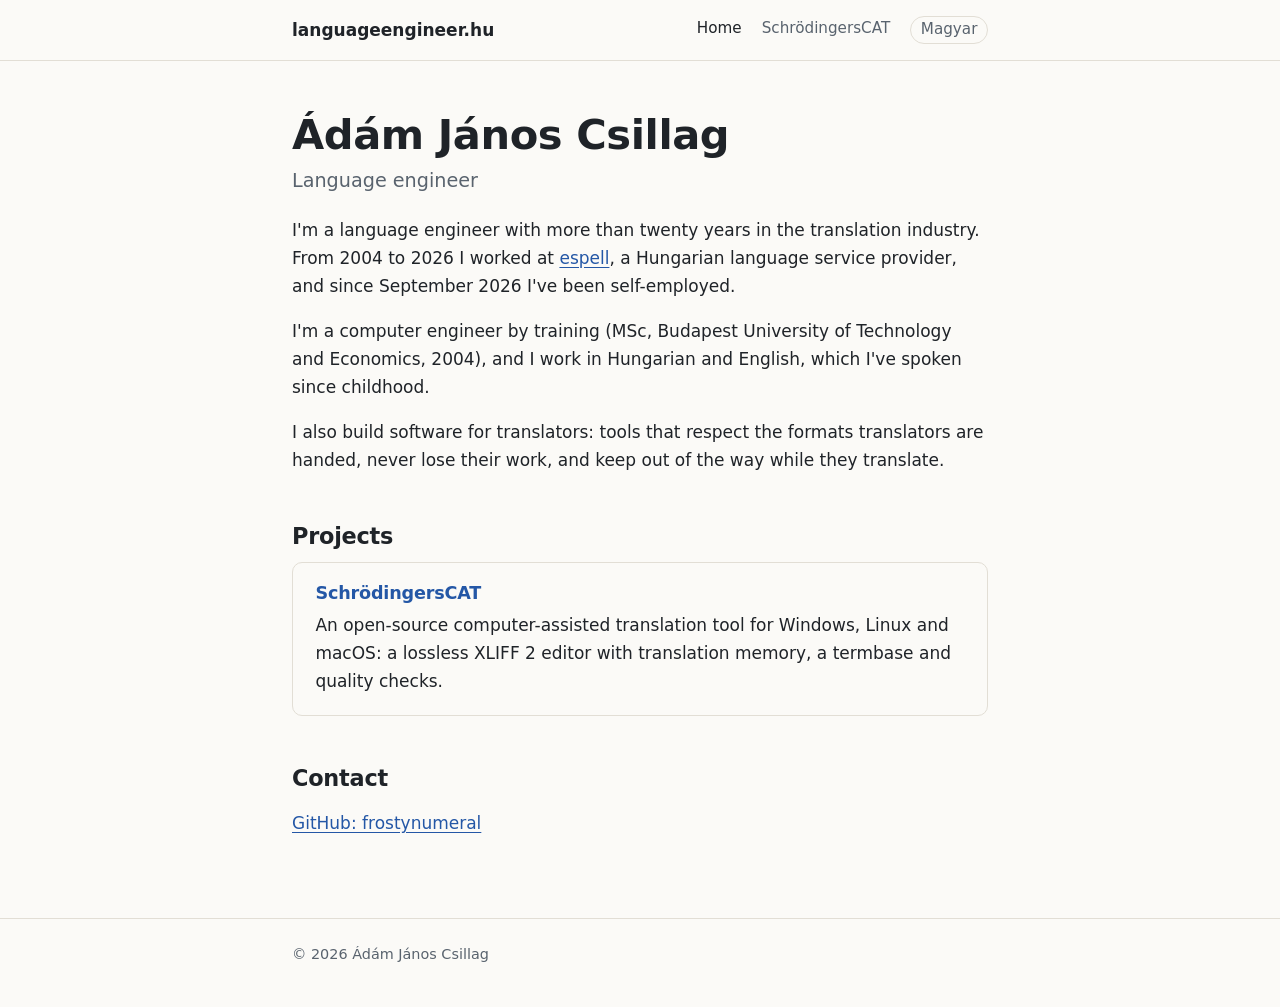
<file: index.html>
<!doctype html>
<html lang="en">
<head>
    <meta charset="utf-8">
    <meta name="viewport" content="width=device-width, initial-scale=1">
    <title>Ádám János Csillag · Language engineer</title>
    <meta name="description" content="Ádám János Csillag, language engineer. Tools for translators, including SchrödingersCAT, an open-source CAT tool.">
    <meta property="og:type" content="website">
    <meta property="og:title" content="Ádám János Csillag · Language engineer">
    <meta property="og:description" content="Ádám János Csillag, language engineer. Tools for translators, including SchrödingersCAT, an open-source CAT tool.">
    <meta property="og:url" content="https://languageengineer.hu/">
    <meta property="og:locale" content="en_GB">
    <link rel="canonical" href="https://languageengineer.hu/">
    <link rel="alternate" hreflang="en" href="https://languageengineer.hu/">
    <link rel="alternate" hreflang="hu" href="https://languageengineer.hu/hu/">
    <link rel="alternate" hreflang="x-default" href="https://languageengineer.hu/">
    <link rel="icon" href="/assets/favicon.svg" type="image/svg+xml">
    <link rel="apple-touch-icon" href="/assets/apple-touch-icon.png">
    <link rel="stylesheet" href="/assets/style.css">
</head>
<body>
    <a class="skip" href="#main">Skip to content</a>
    <header class="site-header">
        <div class="wrap">
            <a class="brand" href="/">languageengineer.hu</a>
            <nav aria-label="Main">
                <a href="/" aria-current="page">Home</a>
                <a href="/schrodingerscat/">SchrödingersCAT</a>
                <a class="lang" href="/hu/" hreflang="hu" lang="hu">Magyar</a>
            </nav>
        </div>
    </header>

    <main id="main">
        <div class="wrap">
            <h1>Ádám János Csillag</h1>
            <p class="lead">Language engineer</p>

            <p>
                I'm a language engineer with more than twenty years in the translation industry. From 2004 to 2026 I
                worked at <a href="https://espell.com">espell</a>, a Hungarian language service provider, and since
                September 2026 I've been self-employed.
            </p>
            <p>
                I'm a computer engineer by training (MSc, Budapest University of Technology and Economics, 2004), and
                I work in Hungarian and English, which I've spoken since childhood.
            </p>
            <p>
                I also build software for translators: tools that respect the formats translators are handed, never
                lose their work, and keep out of the way while they translate.
            </p>

            <h2>Projects</h2>
            <div class="card">
                <h3><a href="/schrodingerscat/">SchrödingersCAT</a></h3>
                <p>
                    An open-source computer-assisted translation tool for Windows, Linux and macOS: a lossless
                    XLIFF&nbsp;2 editor with translation memory, a termbase and quality checks.
                </p>
            </div>

            <h2>Contact</h2>
            <!-- TODO(Ádám): add an e-mail address or other contact details if you want them public. -->
            <p>
                <a href="https://github.com/frostynumeral">GitHub: frostynumeral</a>
            </p>
        </div>
    </main>

    <footer class="site-footer">
        <div class="wrap">© 2026 Ádám János Csillag</div>
    </footer>
</body>
</html>
</file>
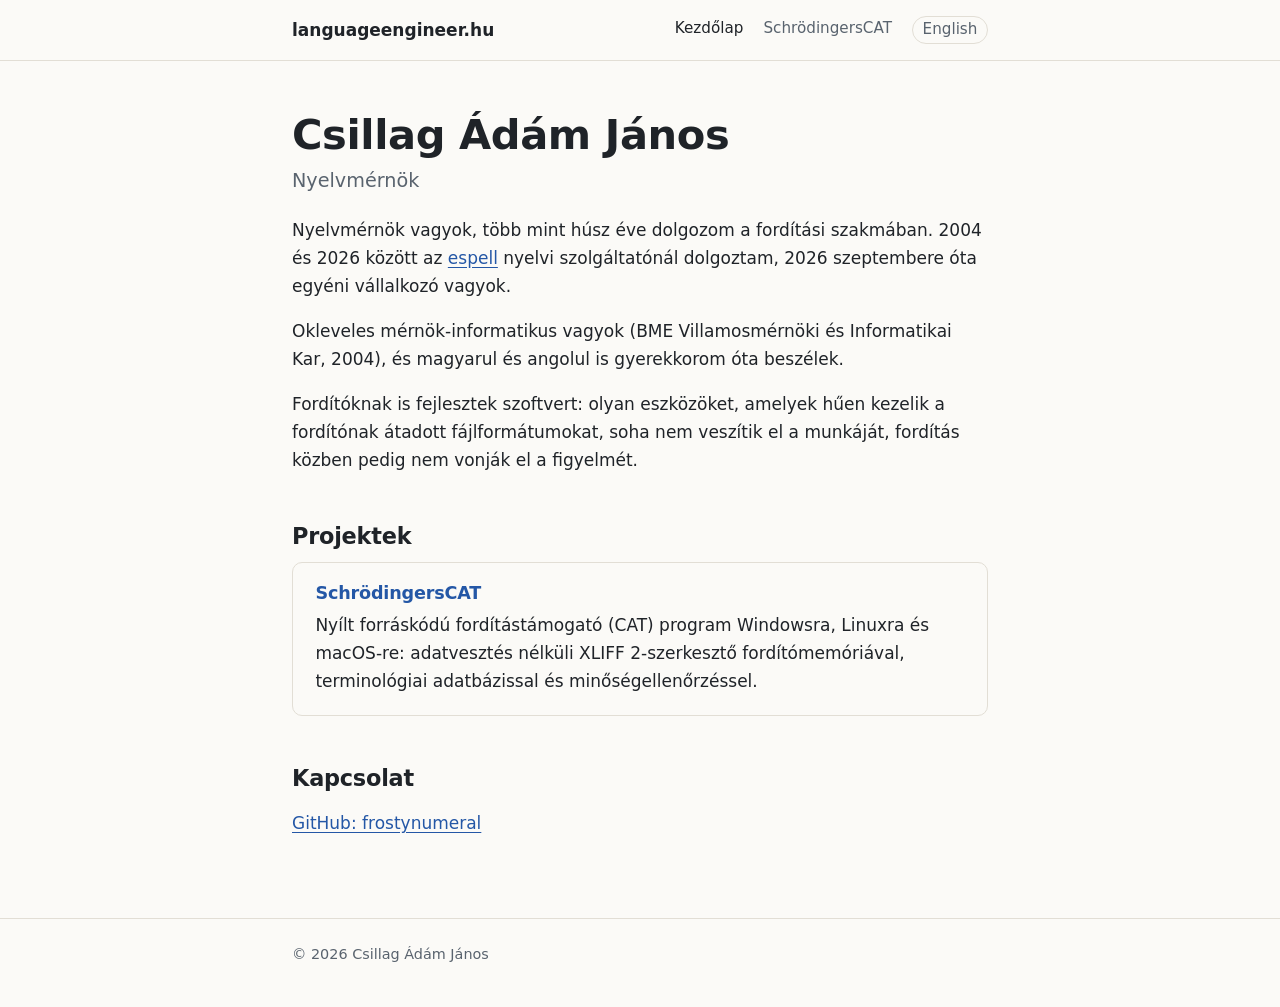
<file: hu/index.html>
<!doctype html>
<html lang="hu">
<head>
    <meta charset="utf-8">
    <meta name="viewport" content="width=device-width, initial-scale=1">
    <title>Csillag Ádám János · Nyelvmérnök</title>
    <meta name="description" content="Csillag Ádám János nyelvmérnök. Fordítást segítő eszközök, köztük a nyílt forráskódú SchrödingersCAT fordítástámogató program.">
    <meta property="og:type" content="website">
    <meta property="og:title" content="Csillag Ádám János · Nyelvmérnök">
    <meta property="og:description" content="Csillag Ádám János nyelvmérnök. Fordítást segítő eszközök, köztük a nyílt forráskódú SchrödingersCAT fordítástámogató program.">
    <meta property="og:url" content="https://languageengineer.hu/hu/">
    <meta property="og:locale" content="hu_HU">
    <link rel="canonical" href="https://languageengineer.hu/hu/">
    <link rel="alternate" hreflang="en" href="https://languageengineer.hu/">
    <link rel="alternate" hreflang="hu" href="https://languageengineer.hu/hu/">
    <link rel="alternate" hreflang="x-default" href="https://languageengineer.hu/">
    <link rel="icon" href="/assets/favicon.svg" type="image/svg+xml">
    <link rel="apple-touch-icon" href="/assets/apple-touch-icon.png">
    <link rel="stylesheet" href="/assets/style.css">
</head>
<body>
    <a class="skip" href="#main">Ugrás a tartalomra</a>
    <header class="site-header">
        <div class="wrap">
            <a class="brand" href="/hu/">languageengineer.hu</a>
            <nav aria-label="Fő navigáció">
                <a href="/hu/" aria-current="page">Kezdőlap</a>
                <a href="/hu/schrodingerscat/">SchrödingersCAT</a>
                <a class="lang" href="/" hreflang="en" lang="en">English</a>
            </nav>
        </div>
    </header>

    <main id="main">
        <div class="wrap">
            <h1>Csillag Ádám János</h1>
            <p class="lead">Nyelvmérnök</p>

            <p>
                Nyelvmérnök vagyok, több mint húsz éve dolgozom a fordítási szakmában. 2004 és 2026 között az
                <a href="https://espell.com">espell</a> nyelvi szolgáltatónál dolgoztam, 2026 szeptembere óta egyéni
                vállalkozó vagyok.
            </p>
            <p>
                Okleveles mérnök-informatikus vagyok (BME Villamosmérnöki és Informatikai Kar, 2004), és magyarul és
                angolul is gyerekkorom óta beszélek.
            </p>
            <p>
                Fordítóknak is fejlesztek szoftvert: olyan eszközöket, amelyek hűen kezelik a fordítónak átadott
                fájlformátumokat, soha nem veszítik el a munkáját, fordítás közben pedig nem vonják el a figyelmét.
            </p>

            <h2>Projektek</h2>
            <div class="card">
                <h3><a href="/hu/schrodingerscat/">SchrödingersCAT</a></h3>
                <p>
                    Nyílt forráskódú fordítástámogató (CAT) program Windowsra, Linuxra és macOS-re: adatvesztés
                    nélküli XLIFF&nbsp;2-szerkesztő fordítómemóriával, terminológiai adatbázissal és
                    minőségellenőrzéssel.
                </p>
            </div>

            <h2>Kapcsolat</h2>
            <!-- TODO(Ádám): e-mail-cím vagy más elérhetőség, ha nyilvános lehet. -->
            <p>
                <a href="https://github.com/frostynumeral">GitHub: frostynumeral</a>
            </p>
        </div>
    </main>

    <footer class="site-footer">
        <div class="wrap">© 2026 Csillag Ádám János</div>
    </footer>
</body>
</html>
</file>
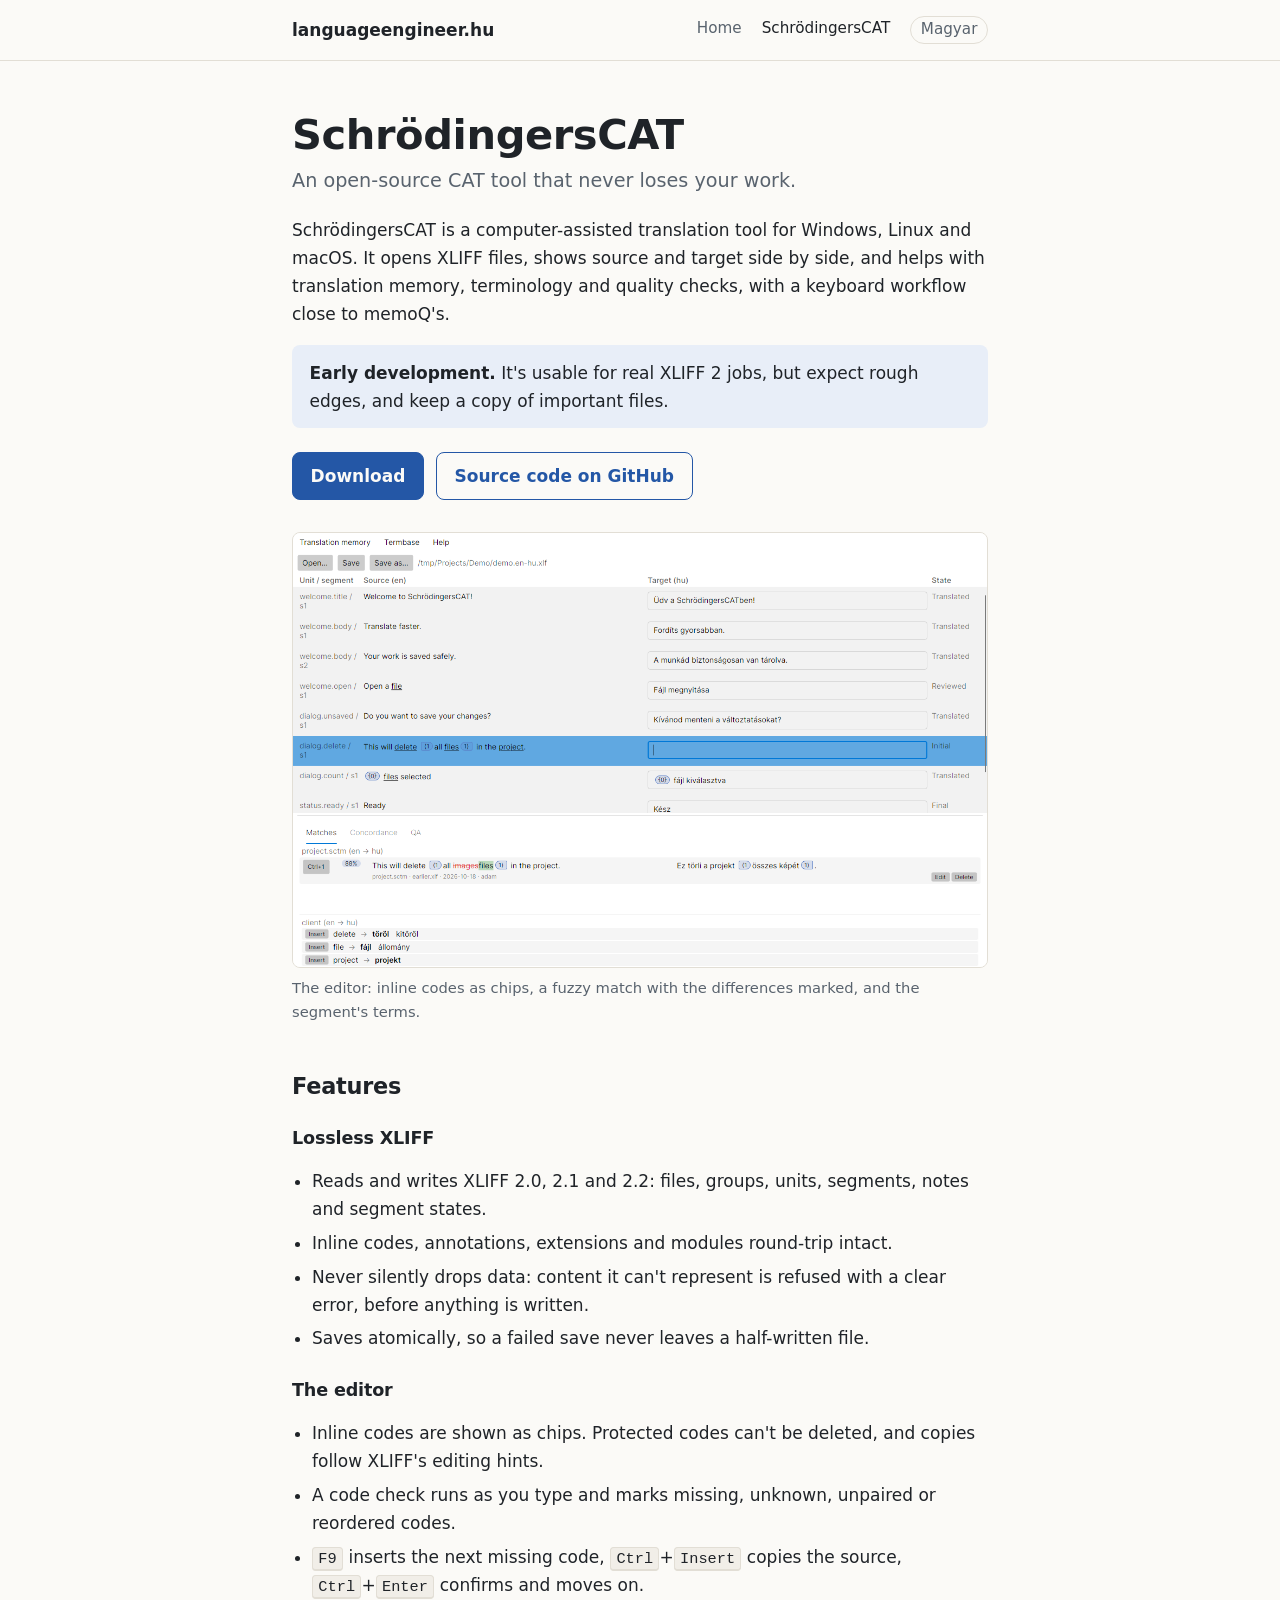
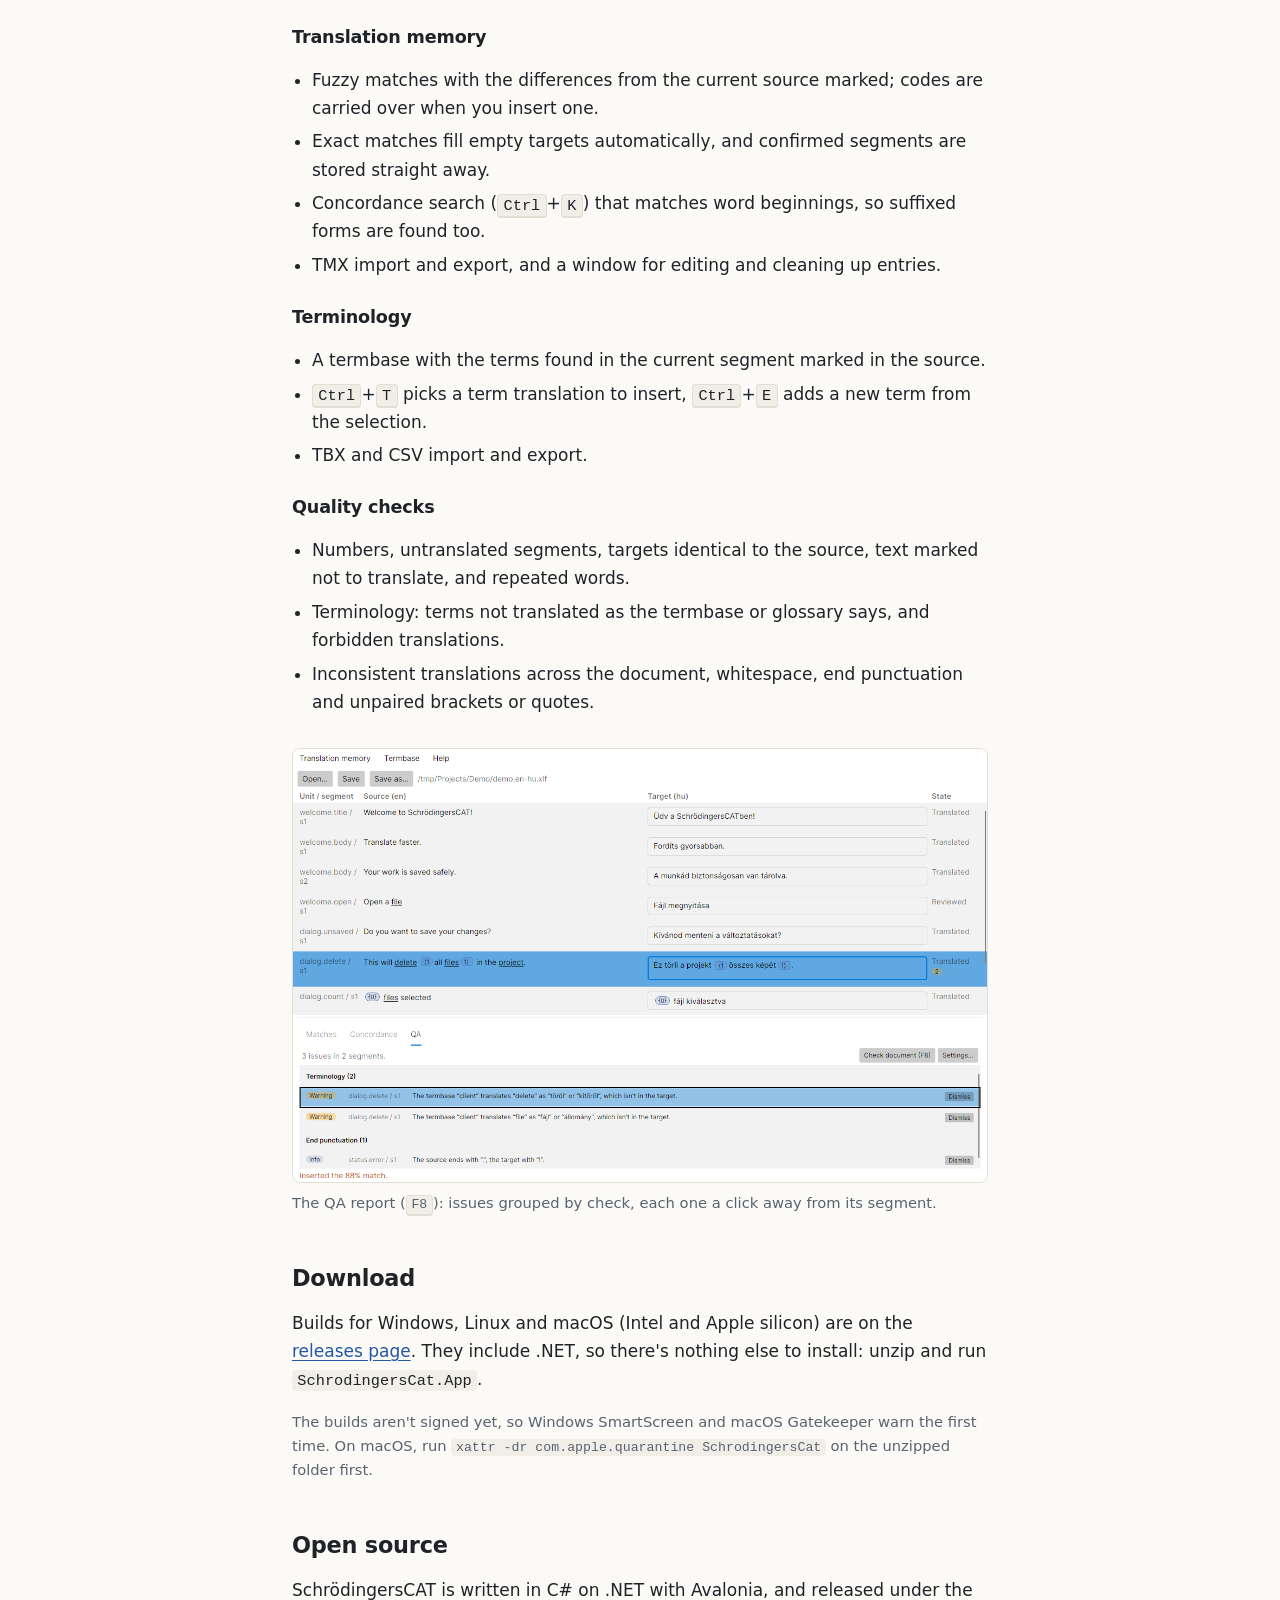
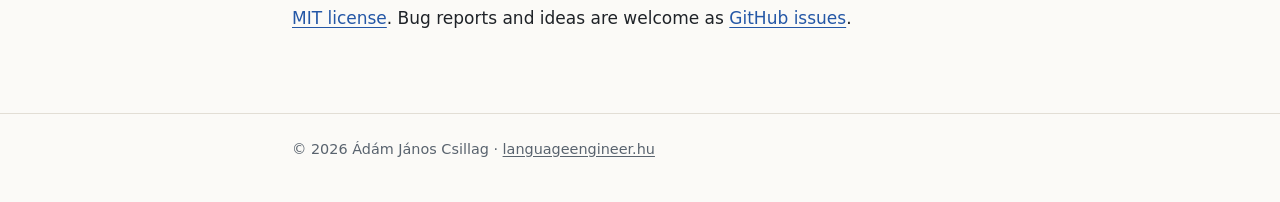
<file: schrodingerscat/index.html>
<!doctype html>
<html lang="en">
<head>
    <meta charset="utf-8">
    <meta name="viewport" content="width=device-width, initial-scale=1">
    <title>SchrödingersCAT · an open-source CAT tool</title>
    <meta name="description" content="SchrödingersCAT is an open-source computer-assisted translation tool: a lossless XLIFF 2 editor with translation memory, a termbase and quality checks, for Windows, Linux and macOS.">
    <meta property="og:type" content="website">
    <meta property="og:title" content="SchrödingersCAT · an open-source CAT tool">
    <meta property="og:description" content="SchrödingersCAT is an open-source computer-assisted translation tool: a lossless XLIFF 2 editor with translation memory, a termbase and quality checks, for Windows, Linux and macOS.">
    <meta property="og:url" content="https://languageengineer.hu/schrodingerscat/">
    <meta property="og:locale" content="en_GB">
    <link rel="canonical" href="https://languageengineer.hu/schrodingerscat/">
    <link rel="alternate" hreflang="en" href="https://languageengineer.hu/schrodingerscat/">
    <link rel="alternate" hreflang="hu" href="https://languageengineer.hu/hu/schrodingerscat/">
    <link rel="alternate" hreflang="x-default" href="https://languageengineer.hu/schrodingerscat/">
    <link rel="icon" href="/assets/favicon.svg" type="image/svg+xml">
    <link rel="apple-touch-icon" href="/assets/apple-touch-icon.png">
    <link rel="stylesheet" href="/assets/style.css">
</head>
<body>
    <a class="skip" href="#main">Skip to content</a>
    <header class="site-header">
        <div class="wrap">
            <a class="brand" href="/">languageengineer.hu</a>
            <nav aria-label="Main">
                <a href="/">Home</a>
                <a href="/schrodingerscat/" aria-current="page">SchrödingersCAT</a>
                <a class="lang" href="/hu/schrodingerscat/" hreflang="hu" lang="hu">Magyar</a>
            </nav>
        </div>
    </header>

    <main id="main">
        <div class="wrap">
            <h1>SchrödingersCAT</h1>
            <p class="lead">An open-source CAT tool that never loses your work.</p>

            <p>
                SchrödingersCAT is a computer-assisted translation tool for Windows, Linux and macOS. It opens XLIFF
                files, shows source and target side by side, and helps with translation memory, terminology and
                quality checks, with a keyboard workflow close to memoQ's.
            </p>

            <p class="note">
                <strong>Early development.</strong> It's usable for real XLIFF&nbsp;2 jobs, but expect rough edges,
                and keep a copy of important files.
            </p>

            <div class="buttons">
                <a class="button primary" href="https://github.com/frostynumeral/SchrodingersCAT/releases">Download</a>
                <a class="button" href="https://github.com/frostynumeral/SchrodingersCAT">Source code on GitHub</a>
            </div>

            <figure class="screenshot">
                <a href="/assets/schrodingerscat-editor.png"><img src="/assets/schrodingerscat-editor.png" width="1280" height="800" loading="lazy"
                    alt="The SchrödingersCAT editor: an English–Hungarian XLIFF file with source and target side by side, inline codes shown as chips, an 88% translation memory match with its differences marked, and the segment's terms from the termbase."></a>
                <figcaption>The editor: inline codes as chips, a fuzzy match with the differences marked, and the segment's terms.</figcaption>
            </figure>

            <h2>Features</h2>

            <h3>Lossless XLIFF</h3>
            <ul>
                <li>Reads and writes XLIFF 2.0, 2.1 and 2.2: files, groups, units, segments, notes and segment states.</li>
                <li>Inline codes, annotations, extensions and modules round-trip intact.</li>
                <li>Never silently drops data: content it can't represent is refused with a clear error, before anything is written.</li>
                <li>Saves atomically, so a failed save never leaves a half-written file.</li>
            </ul>

            <h3>The editor</h3>
            <ul>
                <li>Inline codes are shown as chips. Protected codes can't be deleted, and copies follow XLIFF's editing hints.</li>
                <li>A code check runs as you type and marks missing, unknown, unpaired or reordered codes.</li>
                <li>
                    <kbd>F9</kbd> inserts the next missing code, <kbd>Ctrl</kbd>+<kbd>Insert</kbd> copies the source,
                    <kbd>Ctrl</kbd>+<kbd>Enter</kbd> confirms and moves on.
                </li>
            </ul>

            <h3>Translation memory</h3>
            <ul>
                <li>Fuzzy matches with the differences from the current source marked; codes are carried over when you insert one.</li>
                <li>Exact matches fill empty targets automatically, and confirmed segments are stored straight away.</li>
                <li>Concordance search (<kbd>Ctrl</kbd>+<kbd>K</kbd>) that matches word beginnings, so suffixed forms are found too.</li>
                <li>TMX import and export, and a window for editing and cleaning up entries.</li>
            </ul>

            <h3>Terminology</h3>
            <ul>
                <li>A termbase with the terms found in the current segment marked in the source.</li>
                <li><kbd>Ctrl</kbd>+<kbd>T</kbd> picks a term translation to insert, <kbd>Ctrl</kbd>+<kbd>E</kbd> adds a new term from the selection.</li>
                <li>TBX and CSV import and export.</li>
            </ul>

            <h3>Quality checks</h3>
            <ul>
                <li>Numbers, untranslated segments, targets identical to the source, text marked not to translate, and repeated words.</li>
                <li>Terminology: terms not translated as the termbase or glossary says, and forbidden translations.</li>
                <li>Inconsistent translations across the document, whitespace, end punctuation and unpaired brackets or quotes.</li>
            </ul>

            <figure class="screenshot">
                <a href="/assets/schrodingerscat-qa.png"><img src="/assets/schrodingerscat-qa.png" width="1280" height="800" loading="lazy"
                    alt="The QA tab of SchrödingersCAT listing terminology warnings for an inserted match and an end punctuation note, grouped by check."></a>
                <figcaption>The QA report (<kbd>F8</kbd>): issues grouped by check, each one a click away from its segment.</figcaption>
            </figure>

            <h2>Download</h2>
            <p>
                Builds for Windows, Linux and macOS (Intel and Apple silicon) are on the
                <a href="https://github.com/frostynumeral/SchrodingersCAT/releases">releases page</a>. They include
                .NET, so there's nothing else to install: unzip and run <code>SchrodingersCat.App</code>.
            </p>
            <p class="small">
                The builds aren't signed yet, so Windows SmartScreen and macOS Gatekeeper warn the first time. On
                macOS, run <code>xattr -dr com.apple.quarantine SchrodingersCat</code> on the unzipped folder first.
            </p>

            <h2>Open source</h2>
            <p>
                SchrödingersCAT is written in C# on .NET with Avalonia, and released under the
                <a href="https://github.com/frostynumeral/SchrodingersCAT/blob/main/LICENSE">MIT license</a>.
                Bug reports and ideas are welcome as
                <a href="https://github.com/frostynumeral/SchrodingersCAT/issues">GitHub issues</a>.
            </p>
        </div>
    </main>

    <footer class="site-footer">
        <div class="wrap">© 2026 Ádám János Csillag · <a href="/">languageengineer.hu</a></div>
    </footer>
</body>
</html>
</file>
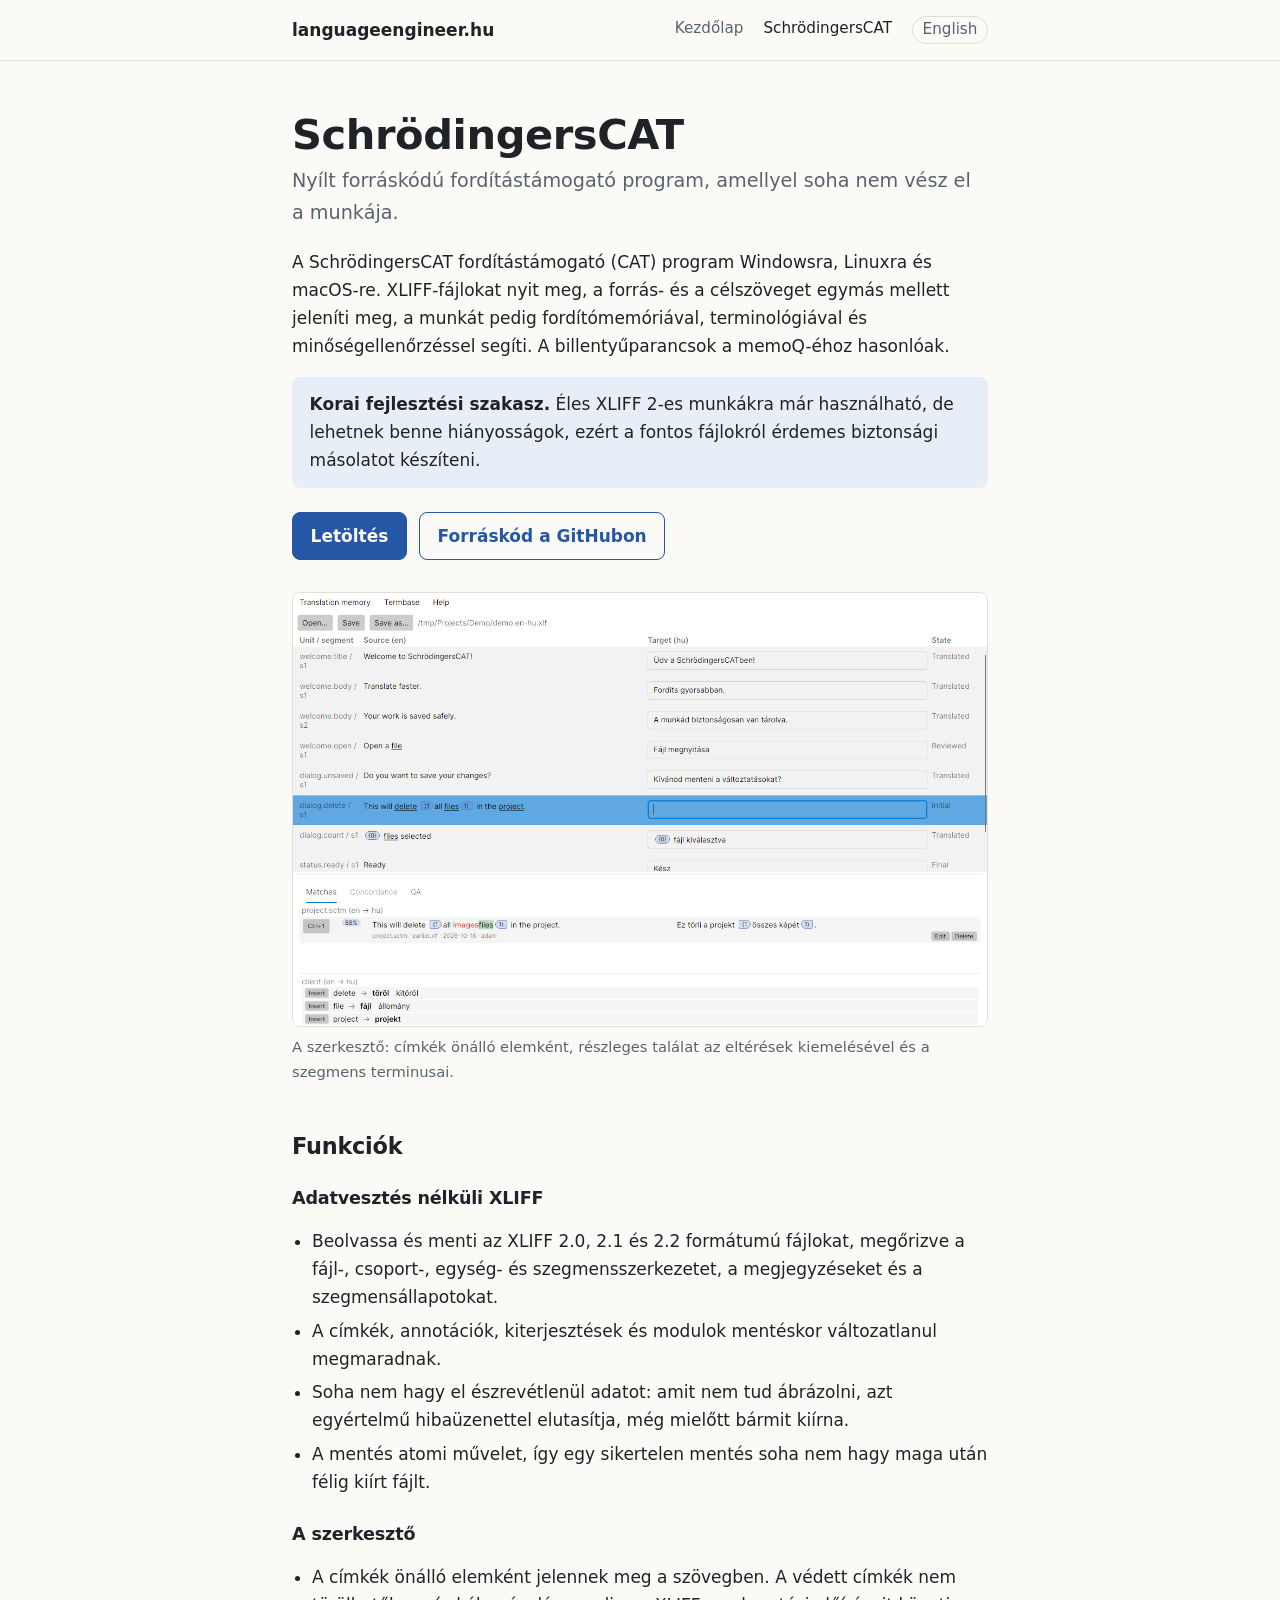
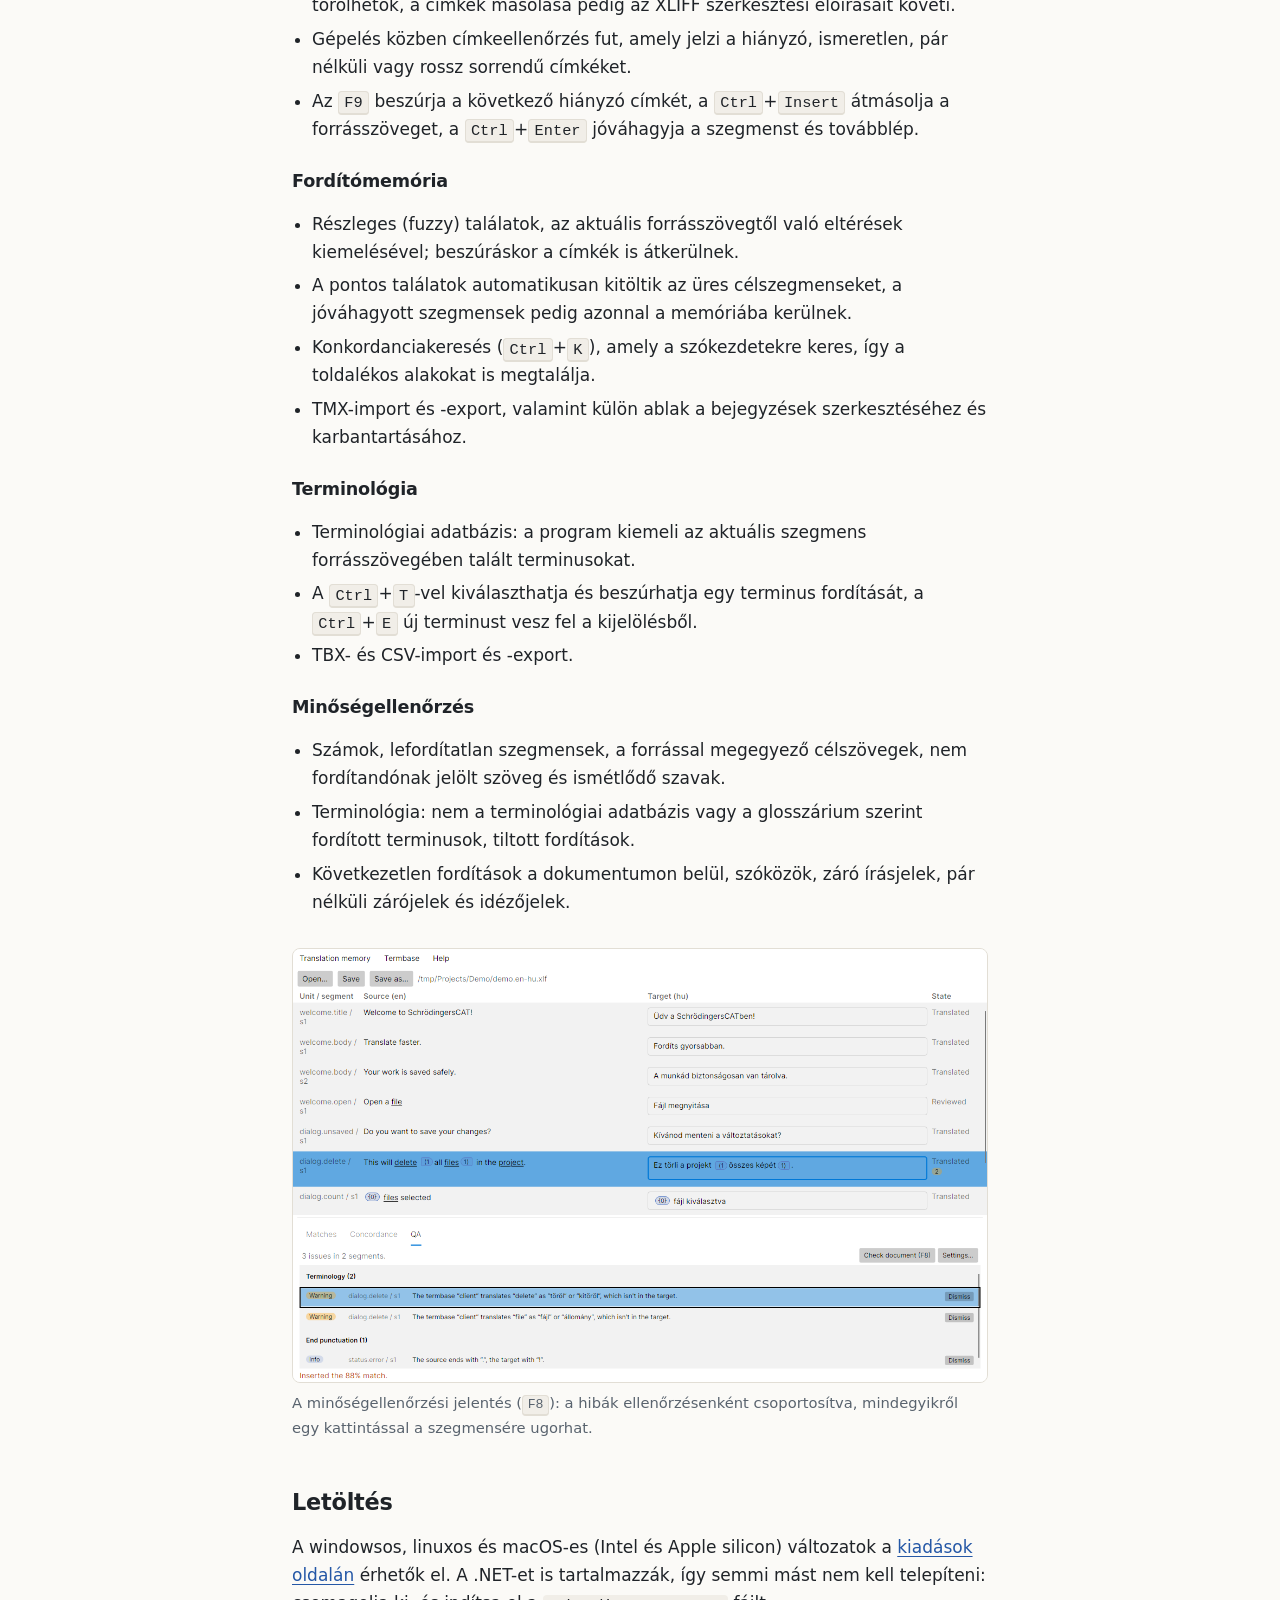
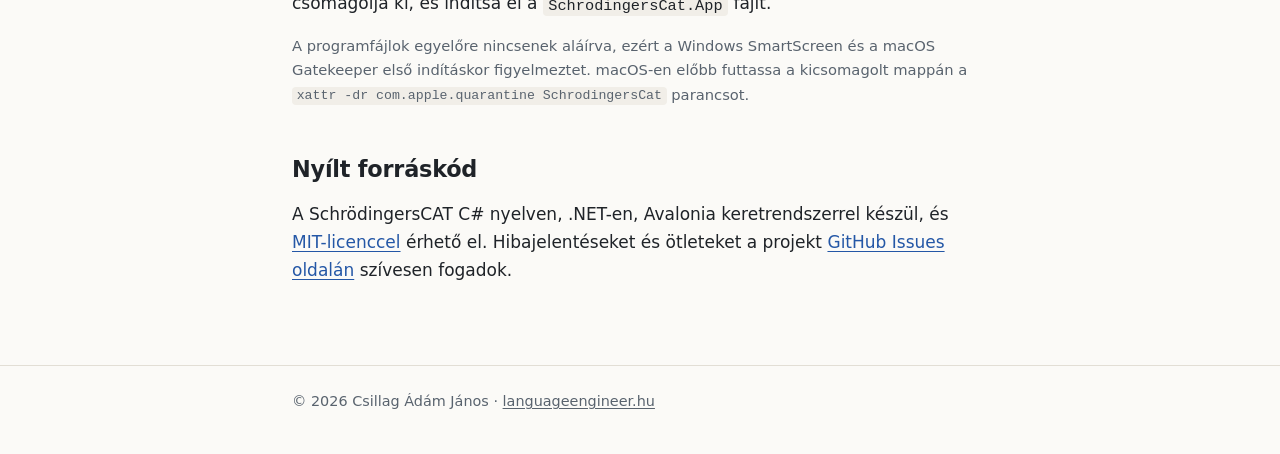
<file: hu/schrodingerscat/index.html>
<!doctype html>
<html lang="hu">
<head>
    <meta charset="utf-8">
    <meta name="viewport" content="width=device-width, initial-scale=1">
    <title>SchrödingersCAT · nyílt forráskódú fordítástámogató program</title>
    <meta name="description" content="A SchrödingersCAT nyílt forráskódú fordítástámogató (CAT) program: adatvesztés nélküli XLIFF 2-szerkesztő fordítómemóriával, terminológiai adatbázissal és minőségellenőrzéssel, Windowsra, Linuxra és macOS-re.">
    <meta property="og:type" content="website">
    <meta property="og:title" content="SchrödingersCAT · nyílt forráskódú fordítástámogató program">
    <meta property="og:description" content="A SchrödingersCAT nyílt forráskódú fordítástámogató (CAT) program: adatvesztés nélküli XLIFF 2-szerkesztő fordítómemóriával, terminológiai adatbázissal és minőségellenőrzéssel, Windowsra, Linuxra és macOS-re.">
    <meta property="og:url" content="https://languageengineer.hu/hu/schrodingerscat/">
    <meta property="og:locale" content="hu_HU">
    <link rel="canonical" href="https://languageengineer.hu/hu/schrodingerscat/">
    <link rel="alternate" hreflang="en" href="https://languageengineer.hu/schrodingerscat/">
    <link rel="alternate" hreflang="hu" href="https://languageengineer.hu/hu/schrodingerscat/">
    <link rel="alternate" hreflang="x-default" href="https://languageengineer.hu/schrodingerscat/">
    <link rel="icon" href="/assets/favicon.svg" type="image/svg+xml">
    <link rel="apple-touch-icon" href="/assets/apple-touch-icon.png">
    <link rel="stylesheet" href="/assets/style.css">
</head>
<body>
    <a class="skip" href="#main">Ugrás a tartalomra</a>
    <header class="site-header">
        <div class="wrap">
            <a class="brand" href="/hu/">languageengineer.hu</a>
            <nav aria-label="Fő navigáció">
                <a href="/hu/">Kezdőlap</a>
                <a href="/hu/schrodingerscat/" aria-current="page">SchrödingersCAT</a>
                <a class="lang" href="/schrodingerscat/" hreflang="en" lang="en">English</a>
            </nav>
        </div>
    </header>

    <main id="main">
        <div class="wrap">
            <h1>SchrödingersCAT</h1>
            <p class="lead">Nyílt forráskódú fordítástámogató program, amellyel soha nem vész el a munkája.</p>

            <p>
                A SchrödingersCAT fordítástámogató (CAT) program Windowsra, Linuxra és macOS-re. XLIFF-fájlokat nyit
                meg, a forrás- és a célszöveget egymás mellett jeleníti meg, a munkát pedig fordítómemóriával,
                terminológiával és minőségellenőrzéssel segíti. A billentyűparancsok a memoQ-éhoz hasonlóak.
            </p>

            <p class="note">
                <strong>Korai fejlesztési szakasz.</strong> Éles XLIFF&nbsp;2-es munkákra már használható, de
                lehetnek benne hiányosságok, ezért a fontos fájlokról érdemes biztonsági másolatot készíteni.
            </p>

            <div class="buttons">
                <a class="button primary" href="https://github.com/frostynumeral/SchrodingersCAT/releases">Letöltés</a>
                <a class="button" href="https://github.com/frostynumeral/SchrodingersCAT">Forráskód a GitHubon</a>
            </div>

            <figure class="screenshot">
                <a href="/assets/schrodingerscat-editor.png"><img src="/assets/schrodingerscat-editor.png" width="1280" height="800" loading="lazy"
                    alt="A SchrödingersCAT szerkesztője: egy angol–magyar XLIFF-fájl a forrás- és a célszöveggel egymás mellett, a címkék önálló elemként, egy 88%-os fordítómemória-találat az eltérések kiemelésével, alatta a szegmens terminusai a terminológiai adatbázisból."></a>
                <figcaption>A szerkesztő: címkék önálló elemként, részleges találat az eltérések kiemelésével és a szegmens terminusai.</figcaption>
            </figure>

            <h2>Funkciók</h2>

            <h3>Adatvesztés nélküli XLIFF</h3>
            <ul>
                <li>Beolvassa és menti az XLIFF 2.0, 2.1 és 2.2 formátumú fájlokat, megőrizve a fájl-, csoport-, egység- és szegmensszerkezetet, a megjegyzéseket és a szegmensállapotokat.</li>
                <li>A címkék, annotációk, kiterjesztések és modulok mentéskor változatlanul megmaradnak.</li>
                <li>Soha nem hagy el észrevétlenül adatot: amit nem tud ábrázolni, azt egyértelmű hibaüzenettel elutasítja, még mielőtt bármit kiírna.</li>
                <li>A mentés atomi művelet, így egy sikertelen mentés soha nem hagy maga után félig kiírt fájlt.</li>
            </ul>

            <h3>A szerkesztő</h3>
            <ul>
                <li>A címkék önálló elemként jelennek meg a szövegben. A védett címkék nem törölhetők, a címkék másolása pedig az XLIFF szerkesztési előírásait követi.</li>
                <li>Gépelés közben címkeellenőrzés fut, amely jelzi a hiányzó, ismeretlen, pár nélküli vagy rossz sorrendű címkéket.</li>
                <li>
                    Az <kbd>F9</kbd> beszúrja a következő hiányzó címkét, a <kbd>Ctrl</kbd>+<kbd>Insert</kbd> átmásolja
                    a forrásszöveget, a <kbd>Ctrl</kbd>+<kbd>Enter</kbd> jóváhagyja a szegmenst és továbblép.
                </li>
            </ul>

            <h3>Fordítómemória</h3>
            <ul>
                <li>Részleges (fuzzy) találatok, az aktuális forrásszövegtől való eltérések kiemelésével; beszúráskor a címkék is átkerülnek.</li>
                <li>A pontos találatok automatikusan kitöltik az üres célszegmenseket, a jóváhagyott szegmensek pedig azonnal a memóriába kerülnek.</li>
                <li>Konkordanciakeresés (<kbd>Ctrl</kbd>+<kbd>K</kbd>), amely a szókezdetekre keres, így a toldalékos alakokat is megtalálja.</li>
                <li>TMX-import és -export, valamint külön ablak a bejegyzések szerkesztéséhez és karbantartásához.</li>
            </ul>

            <h3>Terminológia</h3>
            <ul>
                <li>Terminológiai adatbázis: a program kiemeli az aktuális szegmens forrásszövegében talált terminusokat.</li>
                <li>A <kbd>Ctrl</kbd>+<kbd>T</kbd>-vel kiválaszthatja és beszúrhatja egy terminus fordítását, a <kbd>Ctrl</kbd>+<kbd>E</kbd> új terminust vesz fel a kijelölésből.</li>
                <li>TBX- és CSV-import és -export.</li>
            </ul>

            <h3>Minőségellenőrzés</h3>
            <ul>
                <li>Számok, lefordítatlan szegmensek, a forrással megegyező célszövegek, nem fordítandónak jelölt szöveg és ismétlődő szavak.</li>
                <li>Terminológia: nem a terminológiai adatbázis vagy a glosszárium szerint fordított terminusok, tiltott fordítások.</li>
                <li>Következetlen fordítások a dokumentumon belül, szóközök, záró írásjelek, pár nélküli zárójelek és idézőjelek.</li>
            </ul>

            <figure class="screenshot">
                <a href="/assets/schrodingerscat-qa.png"><img src="/assets/schrodingerscat-qa.png" width="1280" height="800" loading="lazy"
                    alt="A SchrödingersCAT minőségellenőrzési lapja: terminológiai figyelmeztetések egy beszúrt találatra és egy záró írásjelre vonatkozó megjegyzés, ellenőrzésenként csoportosítva."></a>
                <figcaption>A minőségellenőrzési jelentés (<kbd>F8</kbd>): a hibák ellenőrzésenként csoportosítva, mindegyikről egy kattintással a szegmensére ugorhat.</figcaption>
            </figure>

            <h2>Letöltés</h2>
            <p>
                A windowsos, linuxos és macOS-es (Intel és Apple silicon) változatok a
                <a href="https://github.com/frostynumeral/SchrodingersCAT/releases">kiadások oldalán</a> érhetők el.
                A .NET-et is tartalmazzák, így semmi mást nem kell telepíteni: csomagolja ki, és indítsa el a
                <code>SchrodingersCat.App</code> fájlt.
            </p>
            <p class="small">
                A programfájlok egyelőre nincsenek aláírva, ezért a Windows SmartScreen és a macOS Gatekeeper első
                indításkor figyelmeztet. macOS-en előbb futtassa a kicsomagolt mappán a
                <code>xattr -dr com.apple.quarantine SchrodingersCat</code> parancsot.
            </p>

            <h2>Nyílt forráskód</h2>
            <p>
                A SchrödingersCAT C# nyelven, .NET-en, Avalonia keretrendszerrel készül, és
                <a href="https://github.com/frostynumeral/SchrodingersCAT/blob/main/LICENSE">MIT-licenccel</a>
                érhető el. Hibajelentéseket és ötleteket a projekt
                <a href="https://github.com/frostynumeral/SchrodingersCAT/issues">GitHub Issues oldalán</a> szívesen
                fogadok.
            </p>
        </div>
    </main>

    <footer class="site-footer">
        <div class="wrap">© 2026 Csillag Ádám János · <a href="/hu/">languageengineer.hu</a></div>
    </footer>
</body>
</html>
</file>
<file: assets/style.css>
/* languageengineer.hu: one stylesheet, no web fonts, no scripts. */

:root {
    --bg: #fbfaf7;
    --fg: #1f2328;
    --muted: #59636e;
    --line: #e2ded5;
    --accent: #2457a6;
    --accent-soft: #e8eef8;
    --code-bg: #f1eee8;
    --max: 46rem;
    color-scheme: light dark;
}

@media (prefers-color-scheme: dark) {
    :root {
        --bg: #16181c;
        --fg: #e6e6e3;
        --muted: #9aa3ad;
        --line: #2c3036;
        --accent: #7aa7ec;
        --accent-soft: #1e2a3d;
        --code-bg: #22252b;
    }
}

*,
*::before,
*::after {
    box-sizing: border-box;
}

html {
    -webkit-text-size-adjust: 100%;
}

body {
    margin: 0;
    background: var(--bg);
    color: var(--fg);
    font: 1.0625rem/1.65 system-ui, -apple-system, "Segoe UI", Roboto, "Helvetica Neue", Arial, sans-serif;
}

a {
    color: var(--accent);
    text-underline-offset: 0.15em;
}

a:hover {
    text-decoration-thickness: 2px;
}

:focus-visible {
    outline: 2px solid var(--accent);
    outline-offset: 2px;
}

code,
kbd {
    font: 0.9em/1 ui-monospace, "Cascadia Code", "SF Mono", Menlo, Consolas, monospace;
    background: var(--code-bg);
    border-radius: 4px;
    padding: 0.1em 0.35em;
}

kbd {
    border: 1px solid var(--line);
    border-bottom-width: 2px;
}

.wrap {
    max-width: var(--max);
    margin: 0 auto;
    padding: 0 1.25rem;
}

.skip {
    position: absolute;
    left: -999px;
}

.skip:focus {
    z-index: 10;
    left: 1rem;
    top: 1rem;
    background: var(--bg);
    padding: 0.5rem 0.75rem;
}

/* Header */

.site-header {
    border-bottom: 1px solid var(--line);
}

.site-header .wrap {
    display: flex;
    flex-wrap: wrap;
    align-items: center;
    justify-content: space-between;
    gap: 0.5rem 1.5rem;
    padding-top: 1rem;
    padding-bottom: 1rem;
}

.brand {
    font-weight: 600;
    color: var(--fg);
    text-decoration: none;
}

.site-header nav {
    display: flex;
    flex-wrap: wrap;
    gap: 0.25rem 1.25rem;
    font-size: 0.95rem;
}

.site-header nav a {
    color: var(--muted);
    text-decoration: none;
}

.site-header nav a:hover,
.site-header nav a[aria-current="page"] {
    color: var(--fg);
}

.site-header nav .lang {
    border: 1px solid var(--line);
    border-radius: 999px;
    padding: 0 0.6rem;
}

/* Content */

main {
    padding: 3rem 0 4rem;
}

h1,
h2,
h3 {
    line-height: 1.25;
    letter-spacing: -0.01em;
}

h1 {
    font-size: clamp(2rem, 5vw, 2.6rem);
    margin: 0 0 0.25rem;
}

h2 {
    font-size: 1.4rem;
    margin: 3rem 0 0.75rem;
}

h3 {
    font-size: 1.1rem;
    margin: 1.75rem 0 0.4rem;
}

.lead {
    font-size: 1.2rem;
    color: var(--muted);
    margin-top: 0;
}

.note {
    background: var(--accent-soft);
    border-radius: 8px;
    padding: 0.85rem 1.1rem;
}

ul {
    padding-left: 1.25rem;
}

li + li {
    margin-top: 0.35rem;
}

/* Project card on the home page */

.card {
    position: relative;
    border: 1px solid var(--line);
    border-radius: 10px;
    padding: 1.25rem 1.4rem;
    transition: border-color 0.15s;
}

.card:hover,
.card:focus-within {
    border-color: var(--accent);
}

.card h3 a {
    text-decoration: none;
}

/* The title link covers the whole card, so all of it is clickable. */
.card h3 a::after {
    content: "";
    position: absolute;
    inset: 0;
    border-radius: inherit;
}

.card h3 {
    margin: 0 0 0.35rem;
}

.card p {
    margin: 0;
}

/* Screenshots */

.screenshot {
    margin: 2rem 0;
}

.screenshot img {
    display: block;
    width: 100%;
    height: auto;
    border: 1px solid var(--line);
    border-radius: 8px;
}

.screenshot figcaption {
    margin-top: 0.5rem;
    font-size: 0.92rem;
    color: var(--muted);
}

/* Download buttons */

.buttons {
    display: flex;
    flex-wrap: wrap;
    gap: 0.75rem;
    margin: 1.5rem 0;
}

.button {
    display: inline-block;
    border-radius: 8px;
    padding: 0.55rem 1.1rem;
    font-weight: 600;
    text-decoration: none;
    border: 1px solid var(--accent);
}

.button.primary {
    background: var(--accent);
    color: var(--bg);
}

.small {
    font-size: 0.92rem;
    color: var(--muted);
}

/* Footer */

.site-footer {
    border-top: 1px solid var(--line);
    padding: 1.5rem 0 2.5rem;
    font-size: 0.9rem;
    color: var(--muted);
}

.site-footer a {
    color: inherit;
}
</file>
